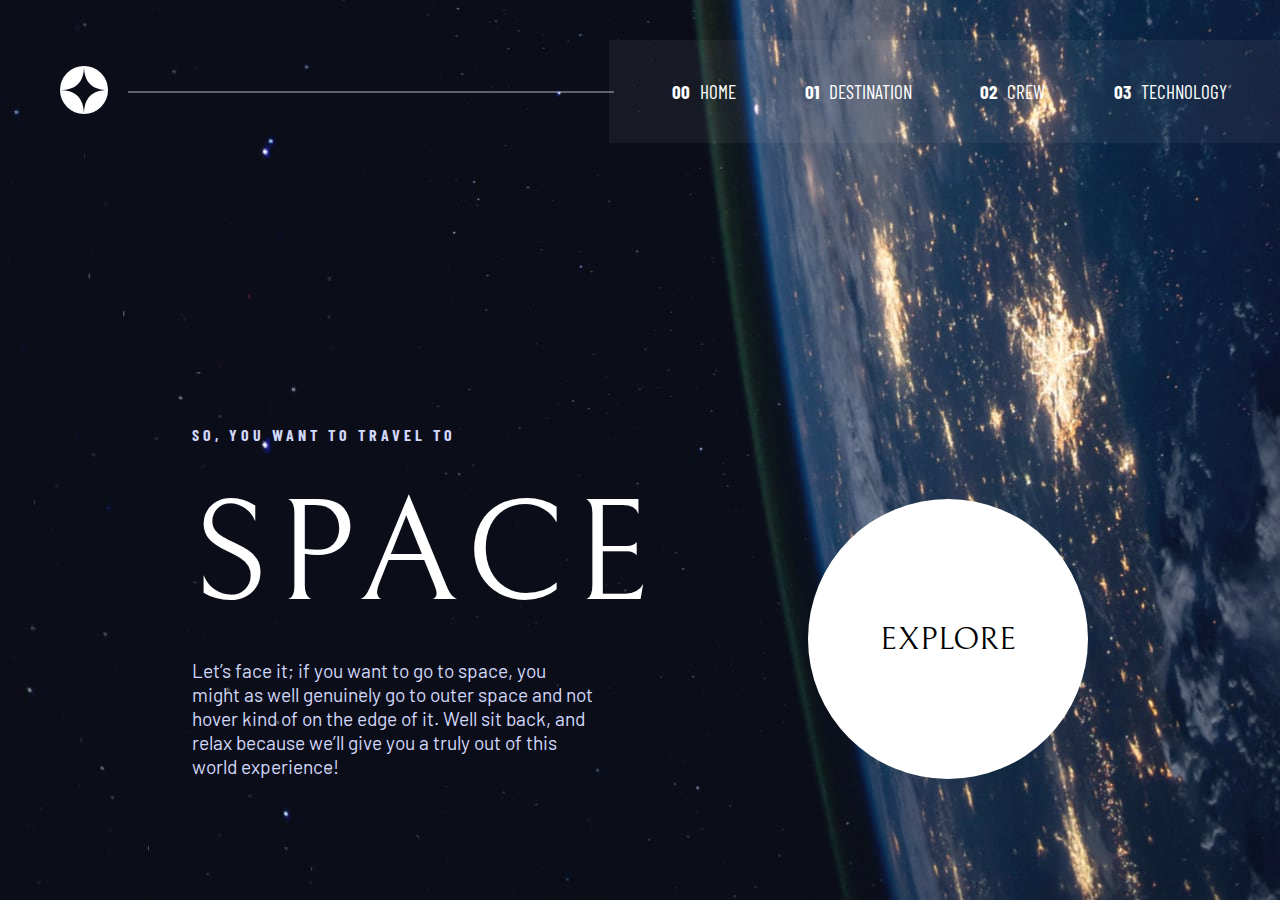
<file: index.html>
<!DOCTYPE html>
<html lang="en">
  <head>
    <!--  Meta  -->
    <meta charset="UTF-8" />
    <title>E-commerce product page challenge hub</title>
    <meta name="viewport" content="width=device-width, initial-scale=1" />

    <!--  Styles  -->
    <link rel="preconnect" href="https://fonts.googleapis.com" />
    <link rel="preconnect" href="https://fonts.gstatic.com" crossorigin />
    <link
      href="https://fonts.googleapis.com/css2?family=Barlow+Condensed:wght@400;700&family=Barlow:wght@400;700&display=swap"
      rel="stylesheet"
    />
    <link rel="preconnect" href="https://fonts.googleapis.com" />
    <link rel="preconnect" href="https://fonts.gstatic.com" crossorigin />
    <link
      href="https://fonts.googleapis.com/css2?family=Bellefair&display=swap"
      rel="stylesheet"
    />
    <link rel="stylesheet" href="home.css" />
    <link rel="stylesheet" href="nav.css" />
    <link rel="stylesheet" href="assets.css" />
  </head>

  <body>
    <header>
      <nav>
        <div class="logo">
          <img src="images/shared/logo.svg" />
        </div>
        <div class="toggle-menu"></div>
        <hr class="nav-line" />
        <div class="navbar">
          <a href="index.html"><span>00</span>HOME</a>
          <a href="destination.html"><span>01</span>DESTINATION</a>
          <a href="crew.html"><span>02</span>CREW</a>
          <a href="technology.html"><span>03</span>TECHNOLOGY</a>
        </div>
      </nav>
    </header>
    <main>
      <div class="container">
        <div class="heading">
          <h2>So, you want to travel to</h2>
          <h1>SPACE</h1>
          <p>
            Let’s face it; if you want to go to space, you might as well
            genuinely go to outer space and not hover kind of on the edge of it.
            Well sit back, and relax because we’ll give you a truly out of this
            world experience!
          </p>
        </div>
        <div class="explore">
          <p>Explore</p>
        </div>
      </div>
    </main>

    <script src="js/app.js"></script>
  </body>
</html>
</file>
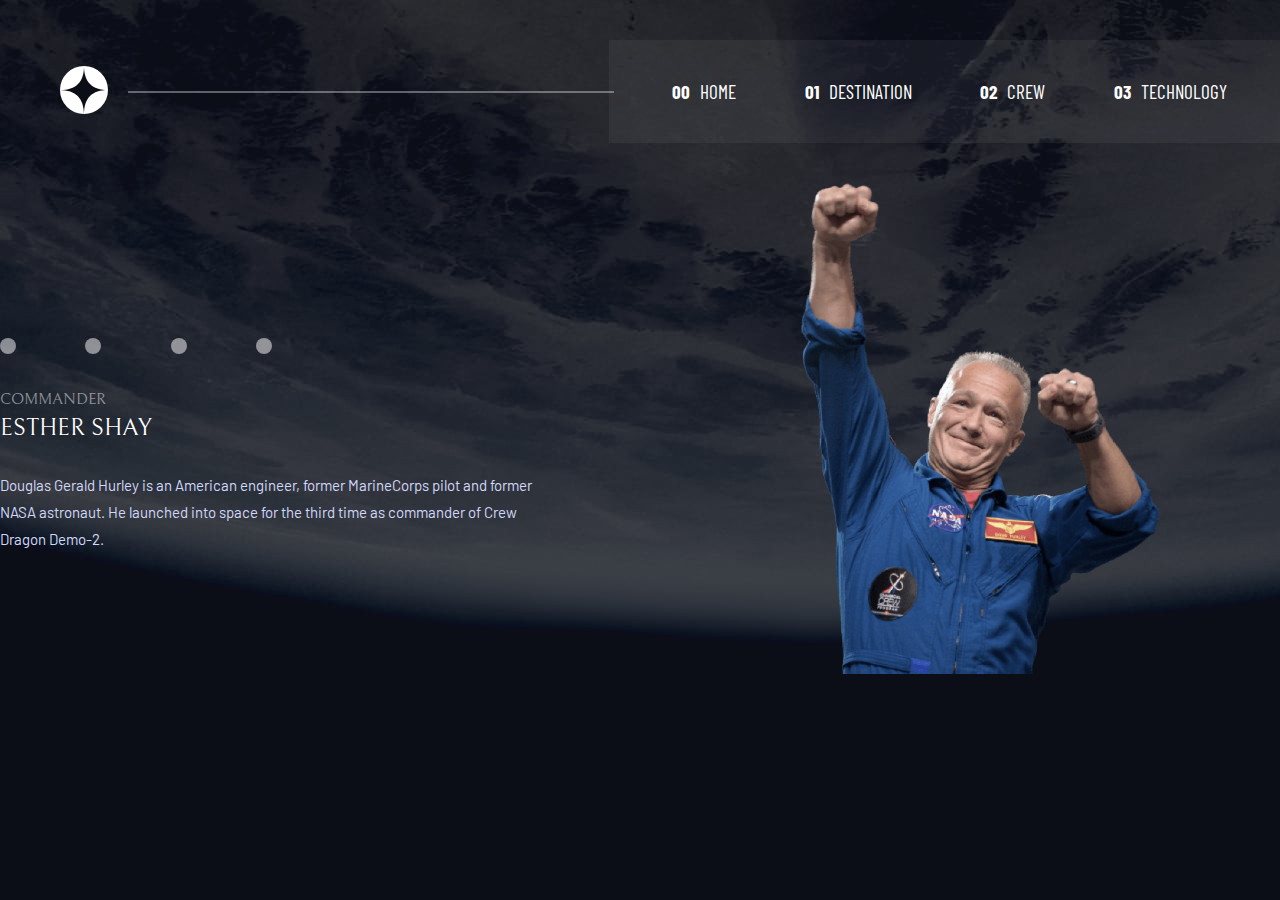
<file: crew.html>
<!DOCTYPE html>
<html lang="en">
  <head>
    <!--  Meta  -->
    <meta charset="UTF-8" />
    <title>E-commerce product page challenge hub</title>
    <meta name="viewport" content="width=device-width, initial-scale=1" />

    <!--  Styles  -->
    <link rel="preconnect" href="https://fonts.googleapis.com" />
    <link rel="preconnect" href="https://fonts.gstatic.com" crossorigin />
    <link
      href="https://fonts.googleapis.com/css2?family=Barlow+Condensed:wght@400;700&family=Barlow:wght@400;700&display=swap"
      rel="stylesheet"
    />
    <link rel="preconnect" href="https://fonts.googleapis.com" />
    <link rel="preconnect" href="https://fonts.gstatic.com" crossorigin />
    <link
      href="https://fonts.googleapis.com/css2?family=Bellefair&display=swap"
      rel="stylesheet"
    />
    <link rel="stylesheet" href="crew.css" />
    <link rel="stylesheet" href="nav.css" />
    <link rel="stylesheet" href="assets.css" />
  </head>

  <body>
    <header>
      <nav>
        <div class="logo">
          <img src="images/shared/logo.svg" />
        </div>
        <div class="toggle-menu"></div>
        <hr class="nav-line" />
        <div class="navbar">
          <a href="index.html"><span>00</span>HOME</a>
          <a href="destination.html"><span>01</span>DESTINATION</a>
          <a href="crew.html"><span>02</span>CREW</a>
          <a href="technology.html"><span>03</span>TECHNOLOGY</a>
        </div>
      </nav>
    </header>
    <main>
      <div class="container">
        <div class="crew">
          <div class="crew-img">
            <img src="images/crew/image-douglas-hurley.png" />
          </div>
          <hr />
        </div>
        <div class="text">
          <div class="btn-container">
            <div class="btn"></div>
            <div class="btn"></div>
            <div class="btn"></div>
            <div class="btn"></div>
          </div>
          <h1>
            <span>COMMANDER</span>
            ESTHER SHAY
          </h1>
          <p>
            Douglas Gerald Hurley is an American engineer, former MarineCorps
            pilot and former NASA astronaut. He launched into space for the
            third time as commander of Crew Dragon Demo-2.
          </p>
        </div>
      </div>
    </main>
    <script src="app.js"></script>
  </body>
</html>
</file>
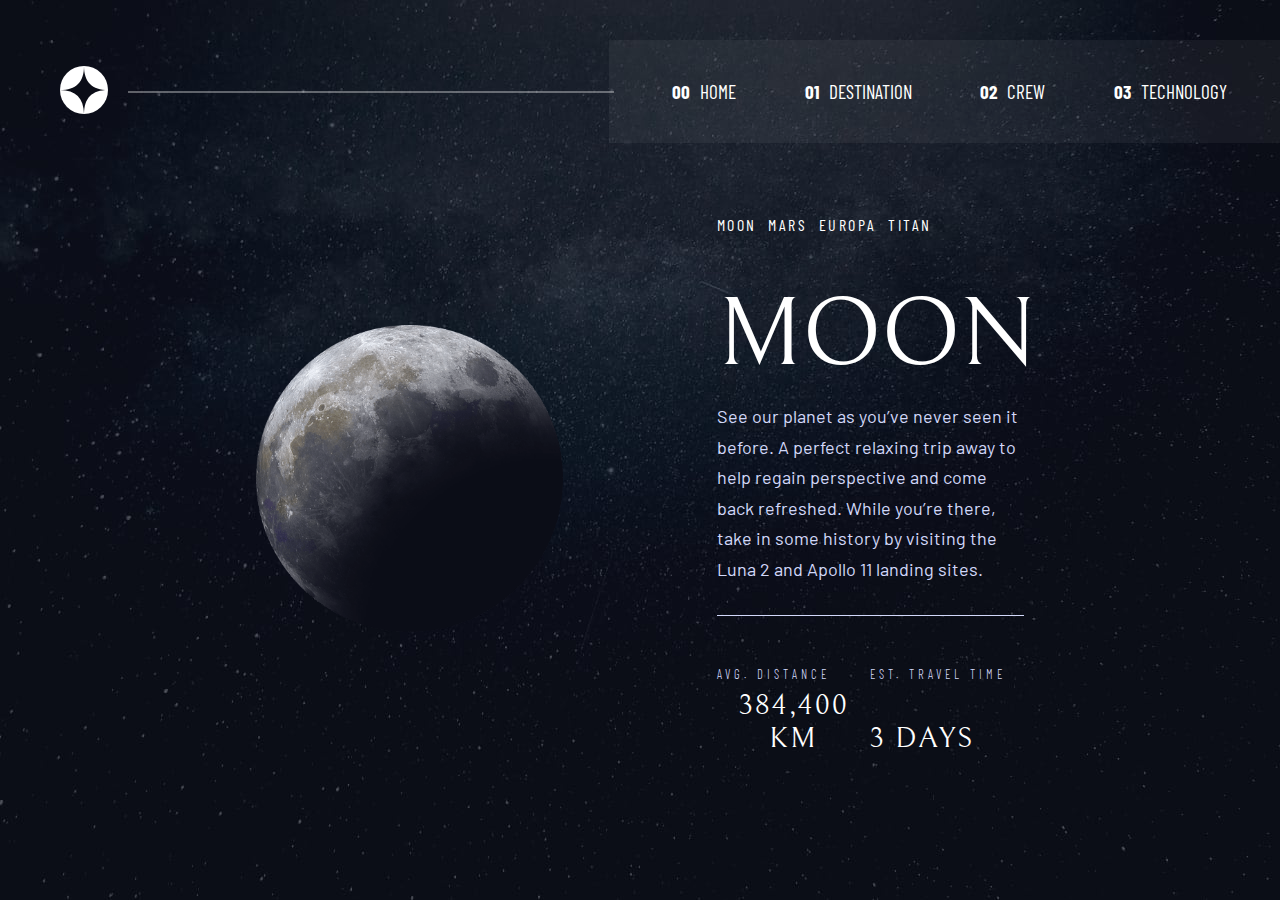
<file: destination.html>
<!DOCTYPE html>
<html lang="en">
  <head>
    <!--  Meta  -->
    <meta charset="UTF-8" />
    <title>E-commerce product page challenge hub</title>
    <meta name="viewport" content="width=device-width, initial-scale=1" />

    <!--  Styles  -->
    <link rel="preconnect" href="https://fonts.googleapis.com" />
    <link rel="preconnect" href="https://fonts.gstatic.com" crossorigin />
    <link
      href="https://fonts.googleapis.com/css2?family=Barlow+Condensed:wght@400;700&family=Barlow:wght@400;700&display=swap"
      rel="stylesheet"
    />
    <link rel="preconnect" href="https://fonts.googleapis.com" />
    <link rel="preconnect" href="https://fonts.gstatic.com" crossorigin />
    <link
      href="https://fonts.googleapis.com/css2?family=Bellefair&display=swap"
      rel="stylesheet"
    />
    <link rel="stylesheet" href="destination.css" />
    <link rel="stylesheet" href="nav.css" />
    <link rel="stylesheet" href="assets.css" />
  </head>

  <body>
    <header>
      <nav>
        <div class="logo">
          <img src="images/shared/logo.svg" />
        </div>
        <div class="toggle-menu"></div>
        <hr class="nav-line" />
        <div class="navbar">
          <a href="index.html"><span>00</span>HOME</a>
          <a href="destination.html"><span>01</span>DESTINATION</a>
          <a href="crew.html"><span>02</span>CREW</a>
          <a href="technology.html"><span>03</span>TECHNOLOGY</a>
        </div>
      </nav>
    </header>
    <main>
      <div class="container">
        <div class="planet">
          <img
            src="images/destination/image-moon.png"
            class="planet-img active-img 1"
          />
          <img src="images/destination/image-mars.png" class="planet-img 2" />
          <img src="images/destination/image-europa.png" class="planet-img 3" />
          <img src="images/destination/image-titan.png" class="planet-img 4" />
        </div>
        <div class="details">
          <div class="details-nav">
            <a href="#">MOON</a>
            <a href="#">MARS</a>
            <a href="#">EUROPA</a>
            <a href="#">TITAN</a>
          </div>
          <div class="texts">
            <div class="text active-text">
              <h1>MOON</h1>
              <p>
                See our planet as you’ve never seen it before. A perfect
                relaxing trip away to help regain perspective and come back
                refreshed. While you’re there, take in some history by visiting
                the Luna 2 and Apollo 11 landing sites.
              </p>
              <hr />
              <div class="destination">
                <h2>
                  384,400 KM
                  <span>AVG. DISTANCE</span>
                </h2>
                <h2>
                  3 DAYS
                  <span>EST. TRAVEL TIME</span>
                </h2>
              </div>
            </div>
            <div class="text">
              <h1>MARS</h1>
              <p>
                Don’t forget to pack your hiking boots. You’ll need them to
                tackle Olympus Mons, the tallest planetary mountain in our solar
                system. It’s two and a half times the size of Everest!
              </p>
              <hr />
              <div class="destination">
                <h2>
                  225 MIL. KM
                  <span>AVG. DISTANCE</span>
                </h2>
                <h2>
                  9 MONTHS
                  <span>EST. TRAVEL TIME</span>
                </h2>
              </div>
            </div>
            <div class="text">
              <h1>EUROPA</h1>
              <p>
                The smallest of the four Galilean moons orbiting Jupiter, Europa
                is a winter lover’s dream. With an icy surface, it’s perfect for
                a bit of ice skating, curling, hockey, or simple relaxation in
                your snug wintery cabin.
              </p>
              <hr />
              <div class="destination">
                <h2>
                  628 MIL. KM
                  <span>AVG. DISTANCE</span>
                </h2>
                <h2>
                  3 YEARS
                  <span>EST. TRAVEL TIME</span>
                </h2>
              </div>
            </div>
            <div class="text">
              <h1>TITAN</h1>
              <p>
                The only moon known to have a dense atmosphere other than Earth,
                Titan is a home away from home (just a few hundred degrees
                colder!). As a bonus, you get striking views of the Rings of
                Saturn.
              </p>
              <hr />
              <div class="destination">
                <h2>
                  1.6 BIL. KM
                  <span>AVG. DISTANCE</span>
                </h2>
                <h2>
                  7 YEARS
                  <span>EST. TRAVEL TIME</span>
                </h2>
              </div>
            </div>
          </div>
        </div>
      </div>
    </main>
    <script src="js/app.js"></script>
    <script src="js/destination.js"></script>
  </body>
</html>
</file>
<file: home.css>
* {
  padding: 0;
  margin: 0;
  box-sizing: border-box;
}

body {
  background-image: url(images/home/background-home-mobile.jpg);
  background-repeat: no-repeat;
  background-size: cover;
  background-position: center;
  min-height: 100vh;
  min-width: 100%;
  display: flex;
  flex-direction: column;
}

main {
  min-height: 60vh;
  margin-top: auto;
}
main,
.container {
  display: flex;
  flex-direction: column;
  align-items: center;
  justify-content: center;
  height: 100%;
}
.heading {
  display: flex;
  flex-direction: column;
  align-items: center;
  justify-content: center;
  padding-top: 40px;
}
.heading h2 {
  text-transform: uppercase;
  color: var(--clr-light);
  font-family: var(--ff-barlow-cond);
  font-size: 1rem;
  letter-spacing: 4px;
  font-weight: bold;
}
.heading h1 {
  font-family: var(--bellefair);
  color: white;
  font-size: 4rem;
  font-weight: 400;
  letter-spacing: 8px;
  margin: 20px 0;
}
.heading p {
  color: var(--clr-light);
  font-family: var(--ff-barlow);
  font-size: 0.9rem;
  line-height: 1.5rem;
  width: 90%;
  text-align: center;
}
.explore {
  background-color: white;
  width: 250px;
  height: 250px;
  border-radius: 100%;
  display: flex;
  align-items: center;
  justify-content: center;
  margin-top: 5rem;
}
.explore p {
  color: black;
  font-family: var(--bellefair);
  font-size: 1.9rem;
  text-transform: uppercase;
  font-weight: 400;
}
@media (min-width: 800px) {
  body {
    background-image: url(images/home/background-home-tablet.jpg);
  }
}
@media (min-width: 900px) {
  main {
    padding-bottom: 6rem;
  }
  .container {
    flex-direction: row;
    justify-content: space-between;
    align-items: flex-end;
    width: 90%;
  }
  .heading {
    align-items: flex-start;
    width: 60%;
  }

  .heading p {
    text-align: left;
    font-size: 1.2rem;
  }
  .explore {
    width: 270px;
    height: 270px;
    margin-top: 0;
  }
  .explore p {
    font-size: 2rem;
  }
}
@media (min-width: 1160px) {
  body {
    background-image: url(images/home/background-home-desktop.jpg);
  }

  .container {
    width: 70%;
  }
  .heading {
    width: 50%;
  }
  .heading h1 {
    margin: 30px 0 20px 0;
    font-size: 9rem;
  }
  .explore {
    width: 280px;
    height: 280px;
  }
}
</file>
<file: nav.css>
* {
  padding: 0;
  margin: 0;
  box-sizing: border-box;
}

nav {
  display: flex;
  justify-content: space-between;
  align-items: center;
  flex-wrap: wrap;
  padding: 20px 40px;
  position: relative;
}
.toggle-menu::after {
  cursor: pointer;
  content: url(images/shared/icon-hamburger.svg);
}
.toggle-menu.nav-active::after {
  content: url(images/shared/icon-close.svg);
}
.nav-line {
  display: none;
}
.navbar {
  display: none;
  flex-direction: column;
  width: 100%;
  margin-top: 30px;
  padding: 15px;
  background-color: rgba(255, 255, 255, 0.05);
  backdrop-filter: blur(80 px);
}
.navbar.nav-active {
  display: flex;
}
.navbar a {
  color: white;
  text-decoration: none;
  padding: 10px 0;
  font-family: var(--ff-barlow-cond);
}
.navbar a span {
  padding: 0 10px;
  font-weight: bold;
}

@media (min-width: 900px) {
  nav {
    padding: 40px 0;
    padding-left: 60px;
  }
  .toggle-menu {
    display: none;
  }
  .navbar {
    display: flex;
    align-items: center;
    justify-content: space-evenly;
    flex-direction: row;
    width: 55%;
    margin-top: 0;
    padding: 30px 0;
  }
  .navbar a {
    font-size: 1.2rem;
    display: inline-block;
    margin: 0 5px;
    height: 100%;
    position: relative;
  }
  .navbar a::after {
    content: "";
    position: absolute;
    left: 0;
    bottom: -28px;
    background-color: white;
    height: 3px;
    width: 100%;
    display: none;
  }
  .navbar a:hover::after {
    display: block;
  }
}
@media (min-width: 1160px) {
  .nav-line {
    display: block;
    width: 38%;
    border: 1px solid rgba(255, 255, 255, 0.349);
    position: absolute;
    left: 10%;
  }
}
</file>
<file: assets.css>
:root {
  --clr-dark: hsl(230 35% 7%);
  --clr-light: hsl(231 77% 90%);
  --clr-white: hsl(0 0% 100%);
  --half-transparent--clr: rgba(255, 255, 255, 0.5);

  /* font-families */
  --bellefair: "Bellefair", serif;
  --ff-barlow-cond: "Barlow Condensed", sans-serif;
  --ff-barlow: "Barlow", sans-serif;
}
</file>
<file: crew.css>
* {
  padding: 0;
  margin: 0;
  box-sizing: border-box;
}

body {
  background-image: url(images/crew/background-crew-mobile.jpg);
  background-repeat: no-repeat;
  background-size: cover;
  background-position: center;
  min-height: 100vh;
  min-width: 100%;
  display: flex;
  flex-direction: column;
}
.container,
main {
  display: flex;
  flex-direction: column;
  align-items: center;
  justify-content: center;
  text-align: center;
}
.crew {
  position: relative;
  width: 80%;
  display: flex;
  flex-direction: column;
  align-items: center;
}
.crew-img {
  width: 60%;
}
.crew-img img {
  width: 100%;
}
.crew hr {
  width: 100%;
  border: none;
  border-top: 1px solid var(--half-transparent--clr);
  position: absolute;
  top: 98%;
  z-index: -1;
}
h1 {
  font-family: var(--bellefair);
  color: white;
  font-weight: 400;
  font-size: 24px;
  display: flex;
  flex-direction: column;
}
h1 span {
  color: var(--half-transparent--clr);
  font-size: 1rem;
  margin: 6px 0;
}
.text {
  display: flex;
  flex-direction: column;
  align-items: center;
  justify-content: center;
}
p {
  color: var(--clr-light);
  font-family: var(--ff-barlow);
  width: 80%;
  line-height: 1.7rem;
  font-size: 15px;
  margin-top: 30px;
}

.btn-container {
  display: flex;
  width: 40%;
  justify-content: space-between;
  padding: 30px 0;
}
.btn {
  border-radius: 50%;
  background-color: var(--half-transparent--clr);
  width: 16px;
  height: 16px;
}
@media (min-width: 800px) {
  body {
    background-image: url(images/crew/background-crew-tablet.jpg);
  }
  .container {
    flex-direction: row-reverse;
    text-align: left;
  }
  .crew hr {
    display: none;
  }
  .text {
    align-items: flex-start;
  }
}

@media (min-width: 1160px) {
  body {
    background-image: url(images/crew/background-crew-desktop.jpg);
  }
}
</file>
<file: destination.css>
* {
  padding: 0;
  margin: 0;
  box-sizing: border-box;
}

body {
  background-image: url(images/destination/background-destination-mobile.jpg);
  background-repeat: no-repeat;
  background-size: cover;
  background-position: center;
  min-height: 100vh;
  min-width: 100%;
  display: flex;
  flex-direction: column;
}
main,
.container {
  display: flex;
  flex-direction: column;
  align-items: center;
  justify-content: center;
  height: 100%;
}
.container {
  width: 85%;
}
.planet {
  display: flex;
  flex-direction: column;
  align-items: center;
  justify-content: center;
  width: 50%;
}
.planet-img {
  width: 100%;
  display: none;
}
.active-img {
  display: block;
}
.details-nav {
  display: flex;
  width: 100%;
  justify-content: space-around;
  padding: 2em 0;
}
.details-nav a {
  display: inline-block;
  text-decoration: none;
  color: white;
  font-family: var(--ff-barlow-cond);
  letter-spacing: 2.5px;
  position: relative;
  padding-bottom: 15px;
}
.details-nav a::after {
  content: "";
  position: absolute;
  left: 0;
  bottom: 0;
  background-color: var(--clr-light);
  height: 2px;
  width: 100%;
  display: none;
}
.details-nav a:hover::after {
  display: block;
}
.text {
  text-align: center;
  display: none;
}
.active-text {
  display: block;
}
h1 {
  color: white;
  font-size: 3rem;
  font-family: var(--bellefair);
  font-weight: 400;
}
.text p {
  color: var(--clr-light);
  font-family: var(--ff-barlow);
  line-height: 1.7;
  font-size: 15px;
  margin: 10px 0;
}
hr {
  border: none;
  border-top: 1px solid var(--clr-light);
  margin: 30px 0;
  letter-spacing: 4px;
}
.destination {
  display: flex;
  flex-direction: column;
}
h2 {
  display: flex;
  align-content: center;
  justify-content: center;
  flex-direction: column-reverse;
  color: white;
  font-family: var(--bellefair);
  text-align: center;
  font-size: 1.8rem;
  letter-spacing: 2px;
  font-weight: 400;
  margin: 20px 0;
}
h2 span {
  color: var(--clr-light);
  font-size: 0.8rem;
  font-family: var(--ff-barlow-cond);
  font-weight: 300;
  letter-spacing: 4px;
  margin-bottom: 7px;
}
@media (min-width: 800px) {
  body {
    background-image: url(images/destination/background-destination-tablet.jpg);
  }
}
@media (min-width: 900px) {
  .container {
    flex-direction: row;
    justify-content: space-between;
  }
  .details {
    width: 50%;
  }
  .details-nav {
    justify-content: space-between;
    width: 70%;
  }
  .planet {
    width: 40%;
  }
  .text {
    text-align: left;
  }
  h1 {
    font-size: 6rem;
  }
  .text p {
    font-size: 18px;
  }
  .destination {
    flex-direction: row;
  }
  h2 {
    align-items: flex-start;
    justify-content: space-between;
    width: 100%;
  }
}

@media (min-width: 1160px) {
  body {
    background-image: url(images/destination/background-destination-desktop.jpg);
  }
  .container {
    width: 70%;
  }
  .details {
    width: 50%;
  }
}
@media (min-width: 1260px) {
  .container {
    width: 60%;
  }
  .planet {
    width: 40%;
  }
  .details {
    width: 40%;
  }
}
</file>
